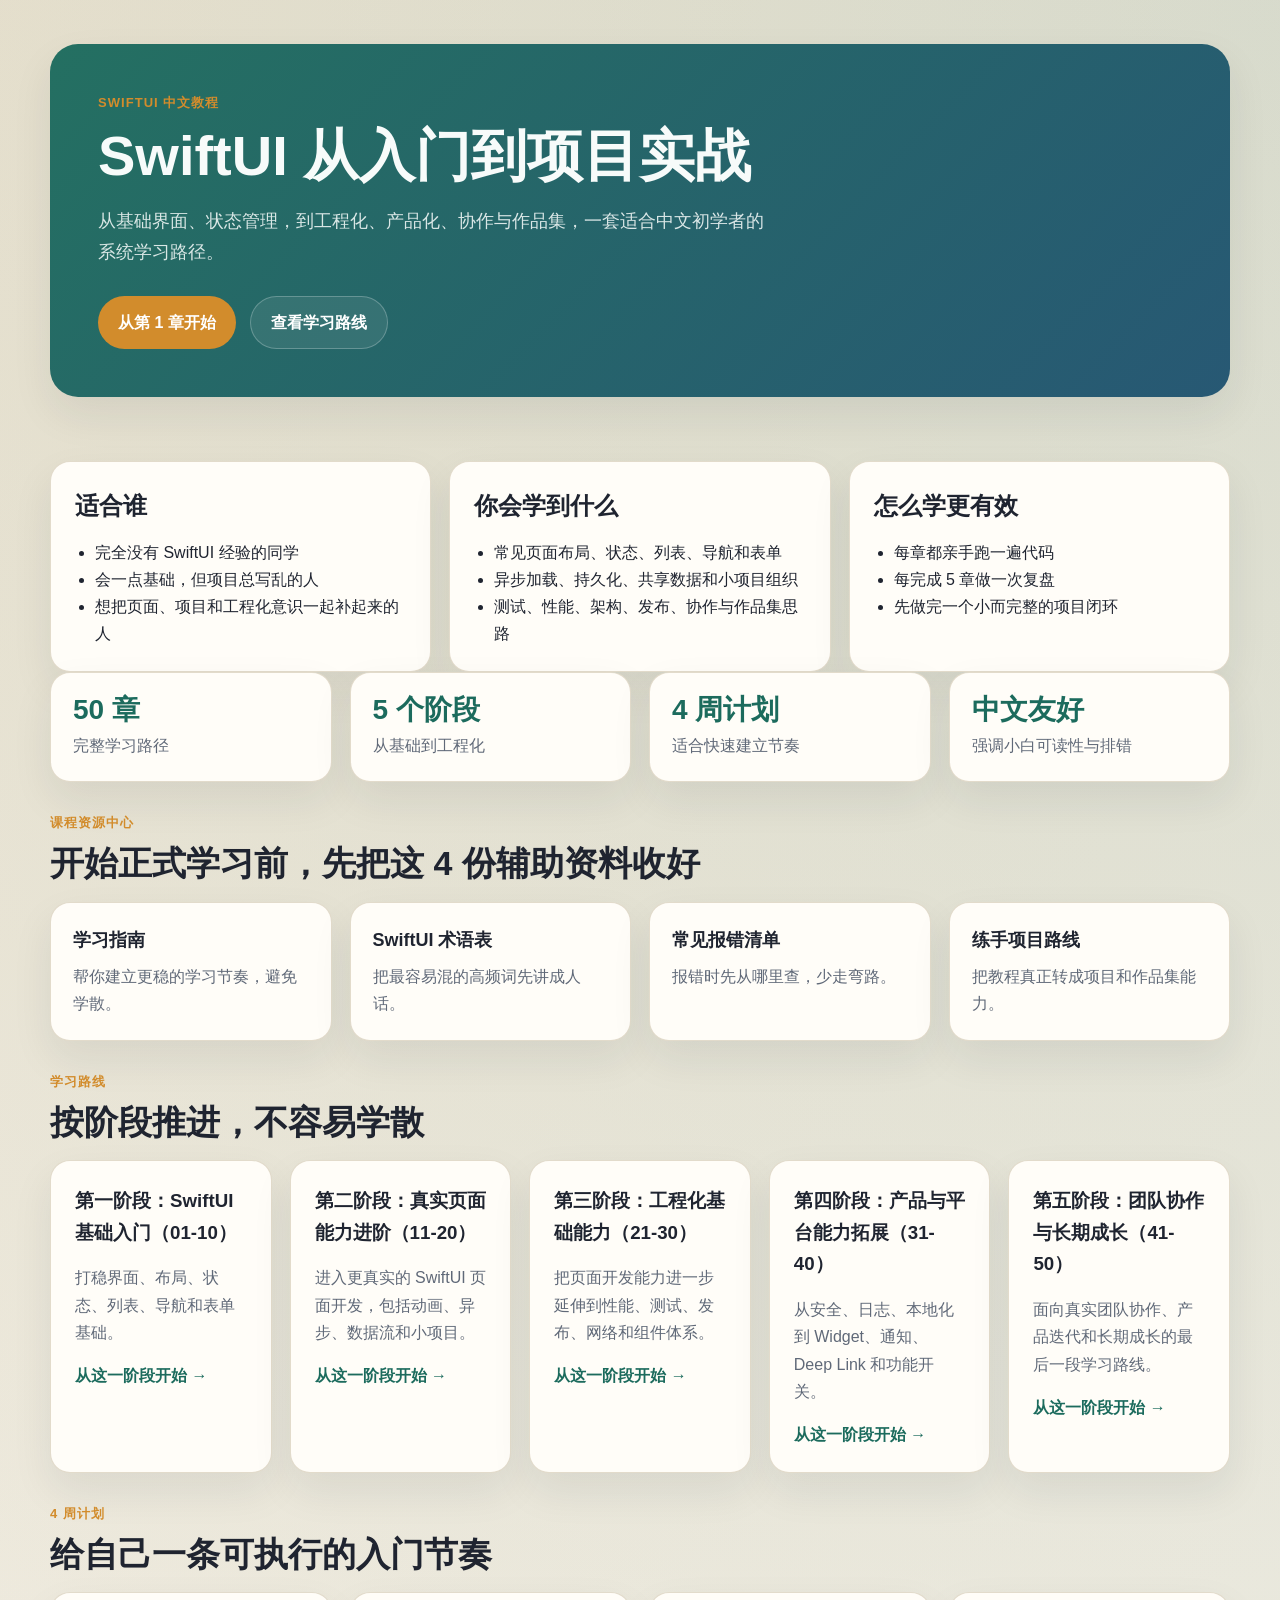
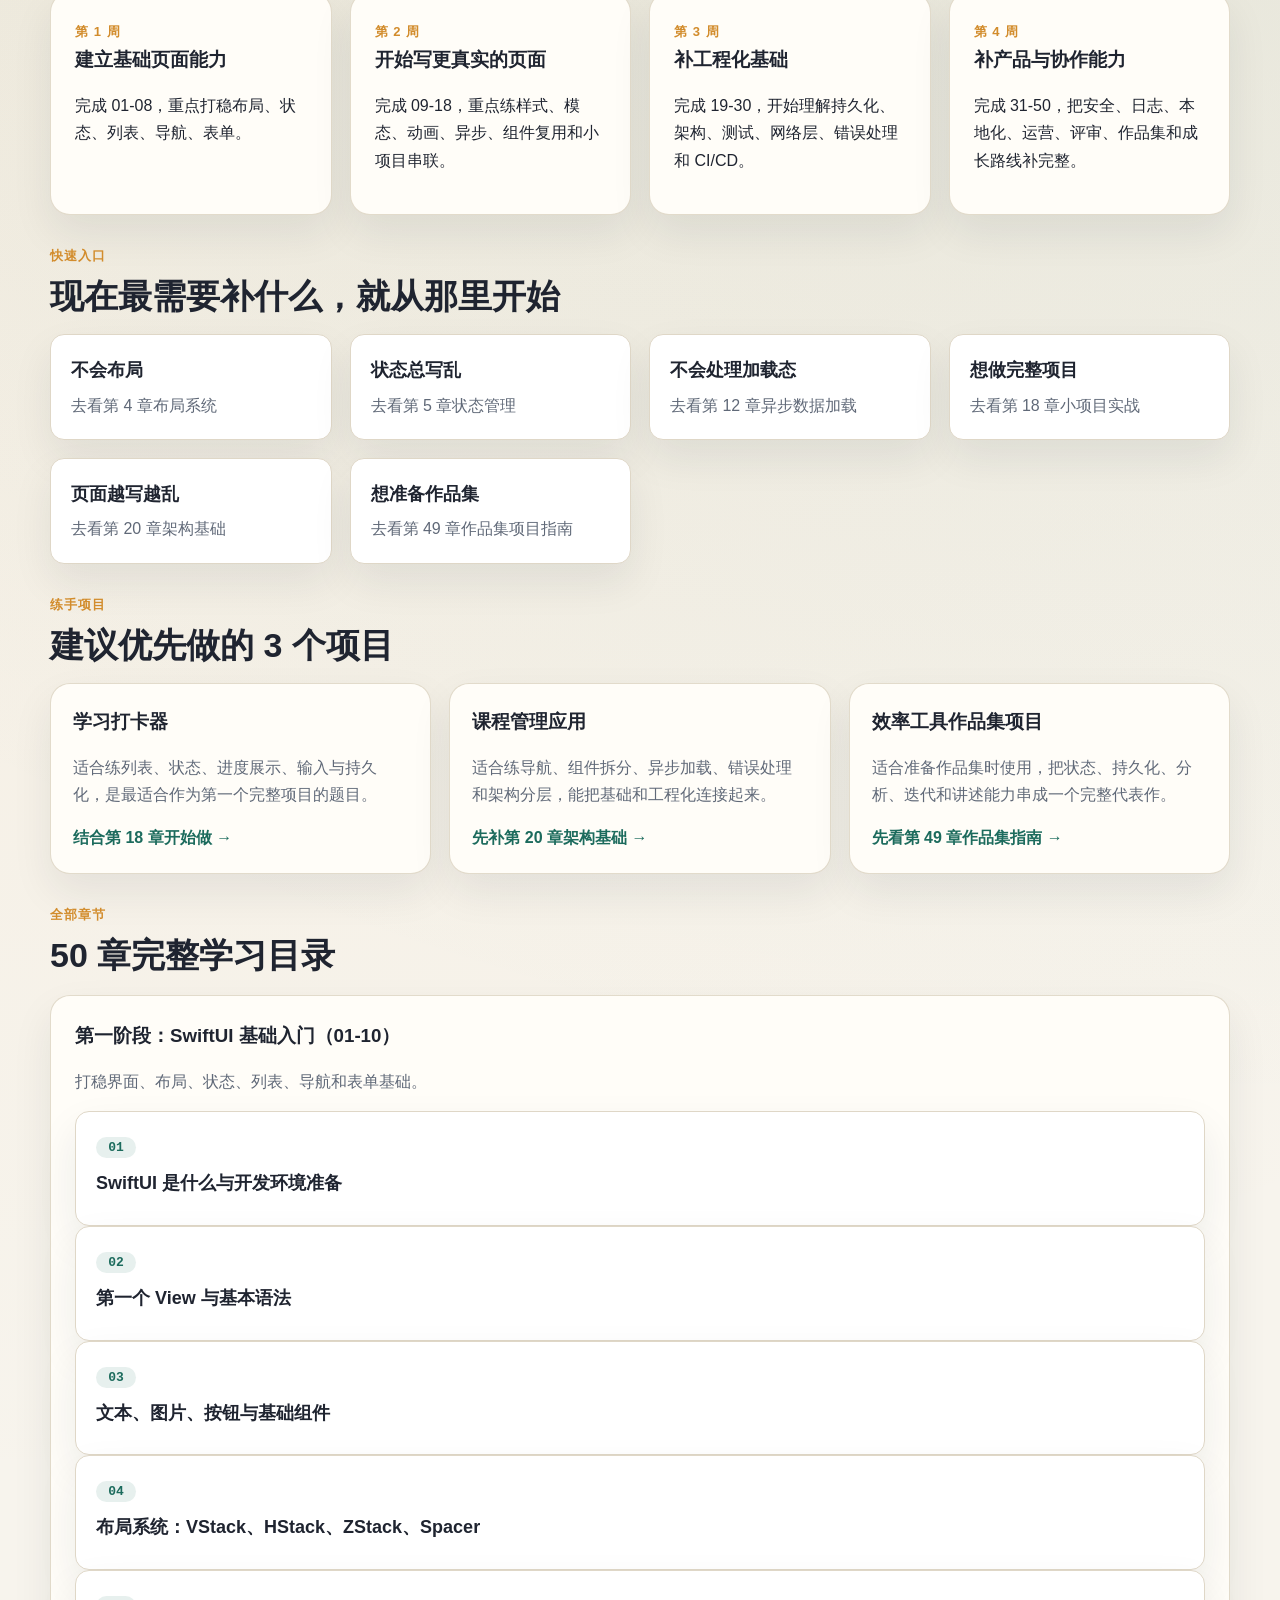
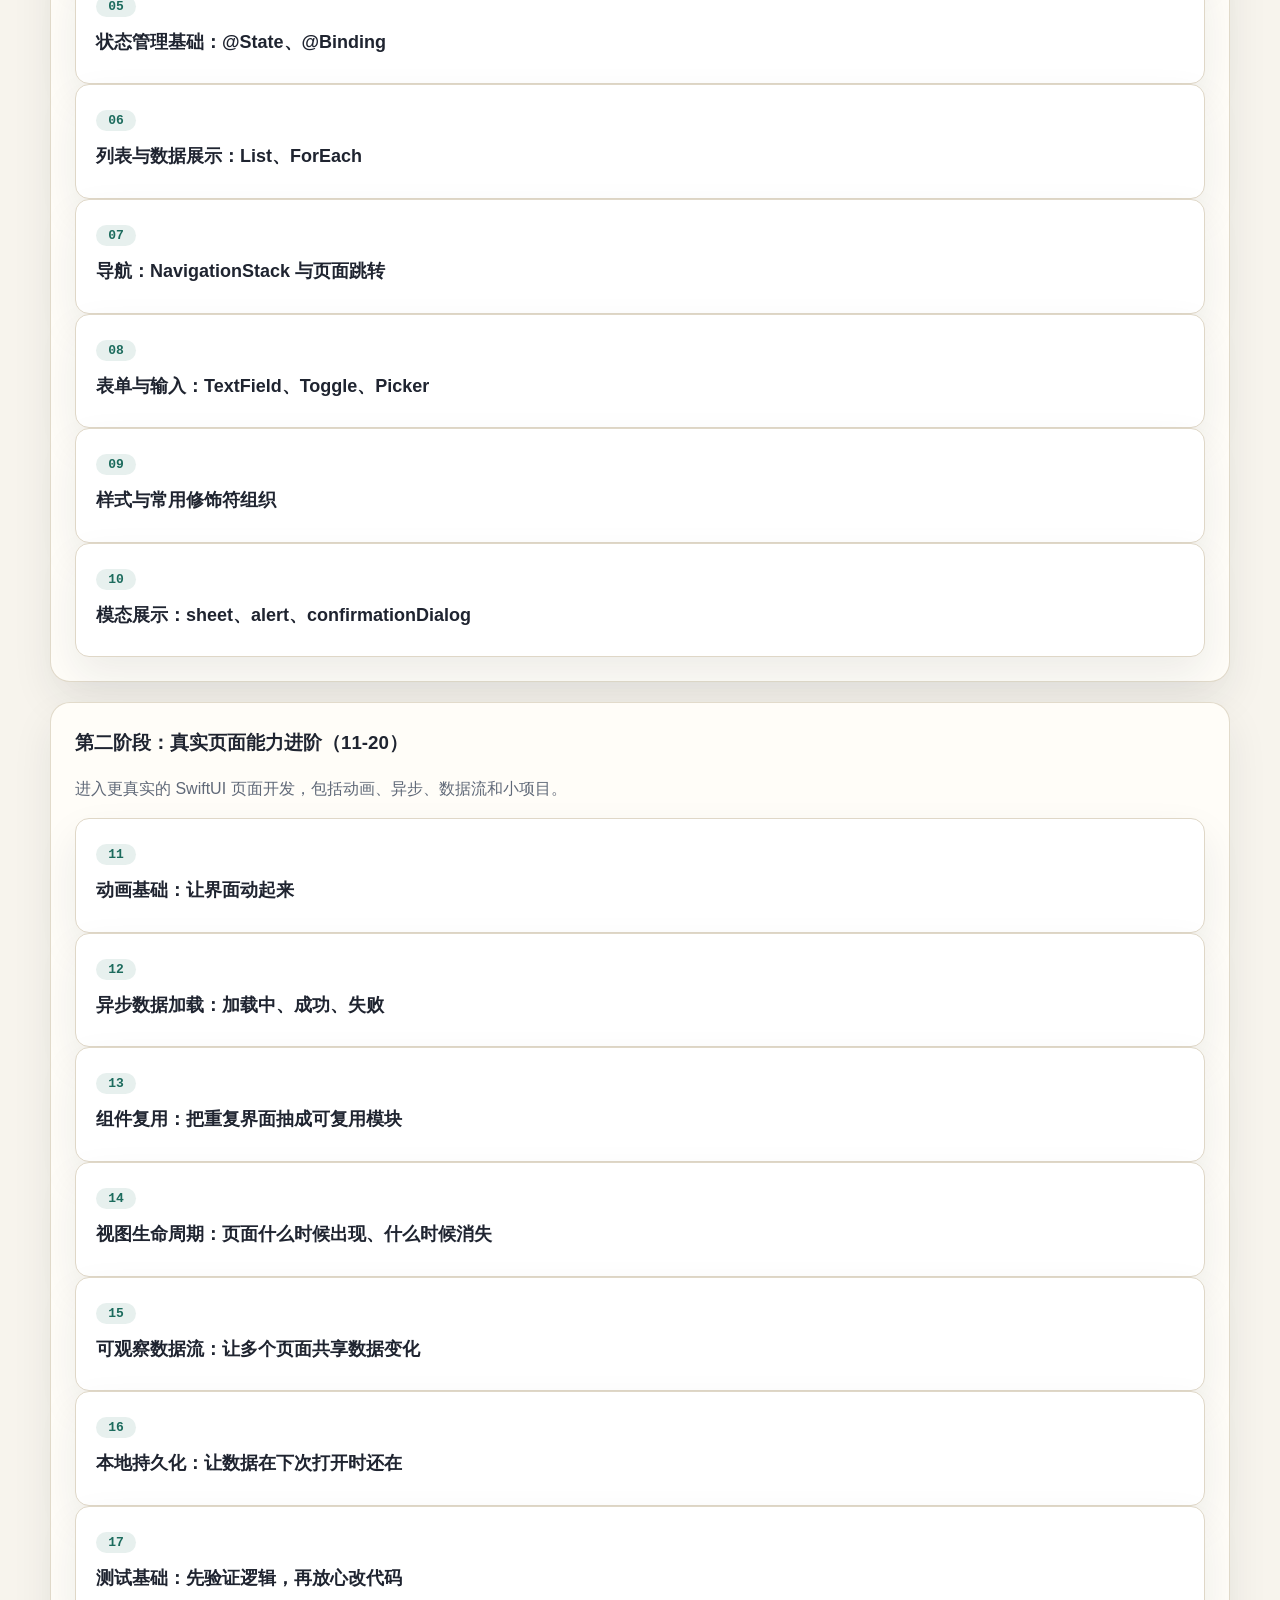
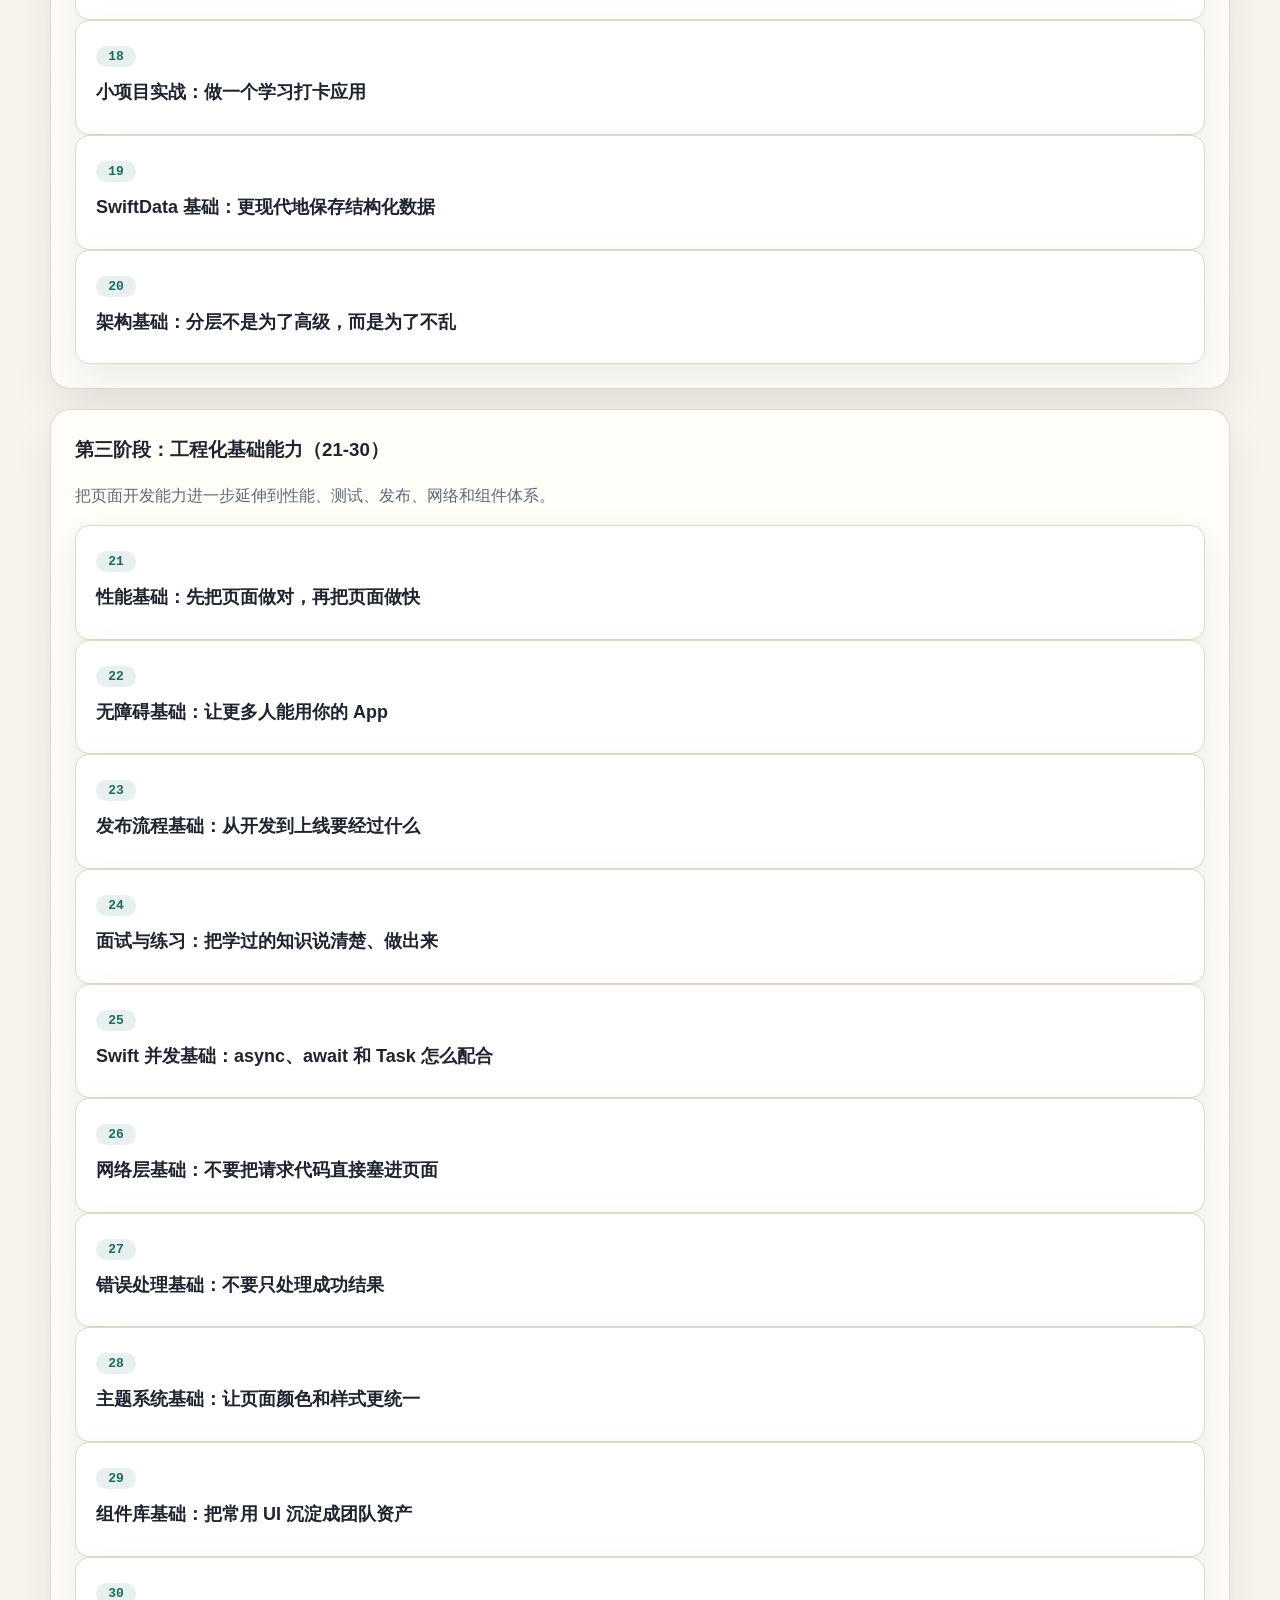
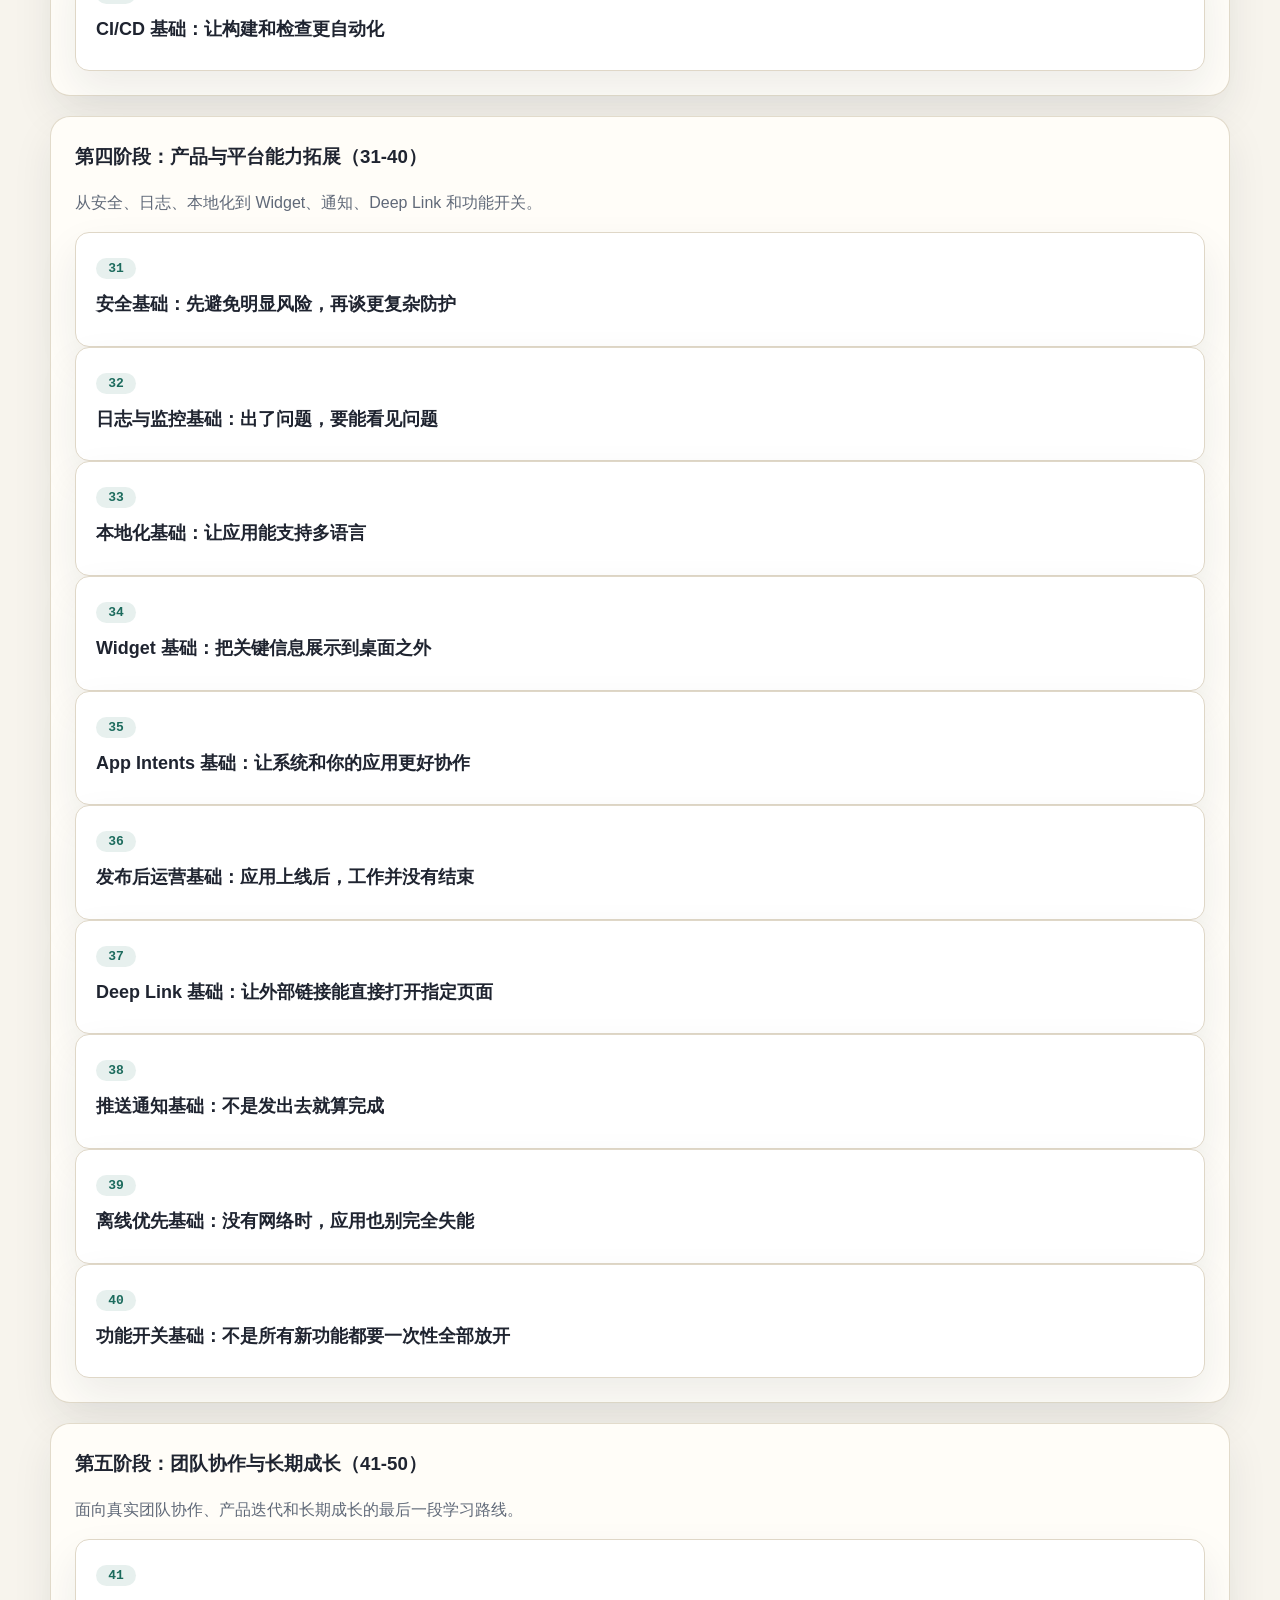
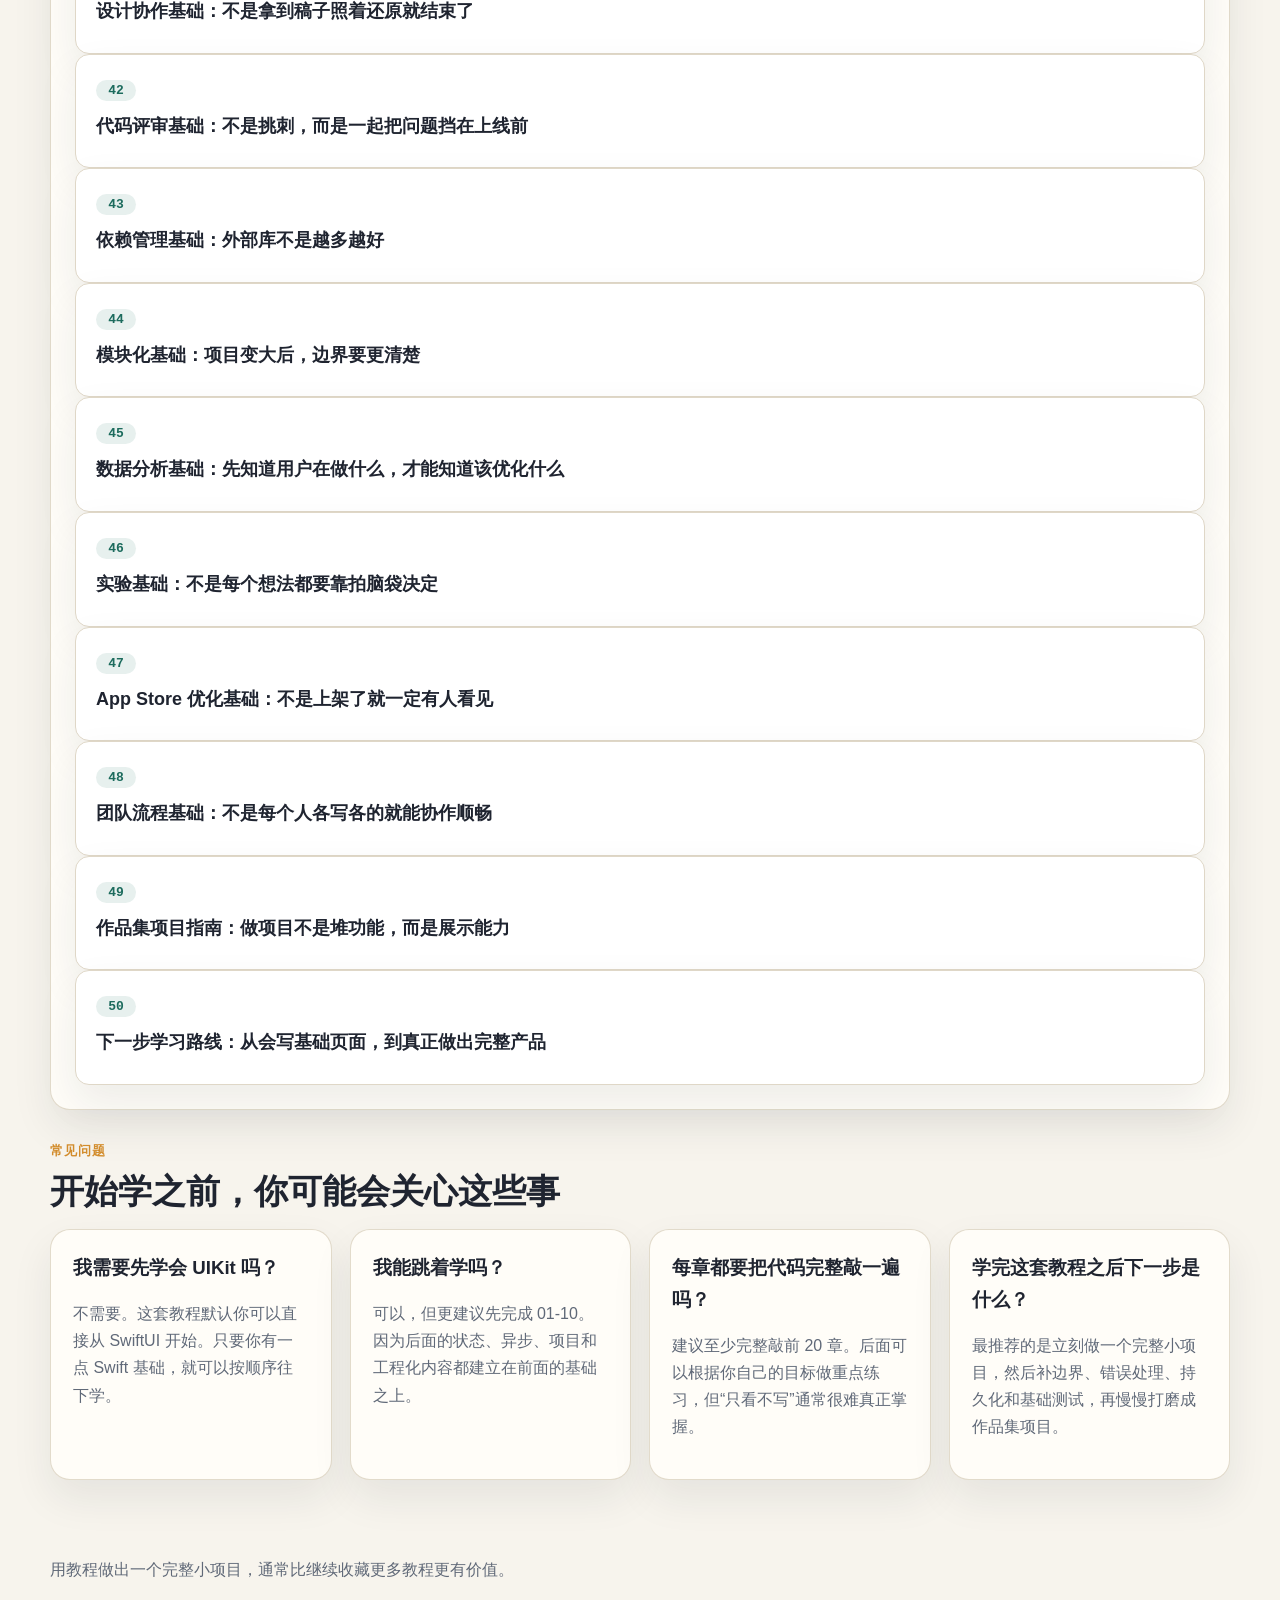
<file: index.html>
<!DOCTYPE html>
<html lang="zh-CN">
<head>
  <meta charset="UTF-8">
  <meta name="viewport" content="width=device-width, initial-scale=1.0">
  <title>SwiftUI 从入门到项目实战</title>
  <link rel="stylesheet" href="./assets/site.css">
</head>
<body class="site-home">
  <header class="hero">
    <div class="hero__inner">
      <p class="hero__eyebrow">SwiftUI 中文教程</p>
      <h1>SwiftUI 从入门到项目实战</h1>
      <p class="hero__lead">从基础界面、状态管理，到工程化、产品化、协作与作品集，一套适合中文初学者的系统学习路径。</p>
      <div class="hero__actions">
        <a class="button button--primary" href="./chapter.html?path=01-introduction/README.md">从第 1 章开始</a>
        <a class="button button--ghost" href="#tracks">查看学习路线</a>
      </div>
    </div>
  </header>

  <main class="page">
    <section class="intro">
      <div class="card-grid">
        <article class="info-card">
          <h2>适合谁</h2>
          <ul>
            <li>完全没有 SwiftUI 经验的同学</li>
            <li>会一点基础，但项目总写乱的人</li>
            <li>想把页面、项目和工程化意识一起补起来的人</li>
          </ul>
        </article>
        <article class="info-card">
          <h2>你会学到什么</h2>
          <ul>
            <li>常见页面布局、状态、列表、导航和表单</li>
            <li>异步加载、持久化、共享数据和小项目组织</li>
            <li>测试、性能、架构、发布、协作与作品集思路</li>
          </ul>
        </article>
        <article class="info-card">
          <h2>怎么学更有效</h2>
          <ul>
            <li>每章都亲手跑一遍代码</li>
            <li>每完成 5 章做一次复盘</li>
            <li>先做完一个小而完整的项目闭环</li>
          </ul>
        </article>
      </div>
    </section>

    <section class="stats-strip">
      <article class="stat-card">
        <strong>50 章</strong>
        <span>完整学习路径</span>
      </article>
      <article class="stat-card">
        <strong>5 个阶段</strong>
        <span>从基础到工程化</span>
      </article>
      <article class="stat-card">
        <strong>4 周计划</strong>
        <span>适合快速建立节奏</span>
      </article>
      <article class="stat-card">
        <strong>中文友好</strong>
        <span>强调小白可读性与排错</span>
      </article>
    </section>

    <section class="resource-center">
      <div class="section-heading">
        <p class="section-heading__eyebrow">课程资源中心</p>
        <h2>开始正式学习前，先把这 4 份辅助资料收好</h2>
      </div>
      <div class="resource-grid">
        <a class="resource-card" href="./chapter.html?path=00-learning-guide/README.md">
          <strong>学习指南</strong>
          <span>帮你建立更稳的学习节奏，避免学散。</span>
        </a>
        <a class="resource-card" href="./chapter.html?path=00-swiftui-glossary/README.md">
          <strong>SwiftUI 术语表</strong>
          <span>把最容易混的高频词先讲成人话。</span>
        </a>
        <a class="resource-card" href="./chapter.html?path=00-common-errors/README.md">
          <strong>常见报错清单</strong>
          <span>报错时先从哪里查，少走弯路。</span>
        </a>
        <a class="resource-card" href="./chapter.html?path=00-practice-roadmap/README.md">
          <strong>练手项目路线</strong>
          <span>把教程真正转成项目和作品集能力。</span>
        </a>
      </div>
    </section>

    <section class="learning-path" id="tracks">
      <div class="section-heading">
        <p class="section-heading__eyebrow">学习路线</p>
        <h2>按阶段推进，不容易学散</h2>
      </div>
      <div id="track-list" class="track-list"></div>
    </section>

    <section class="roadmap">
      <div class="section-heading">
        <p class="section-heading__eyebrow">4 周计划</p>
        <h2>给自己一条可执行的入门节奏</h2>
      </div>
      <div class="week-grid">
        <article class="week-card">
          <span class="week-card__tag">第 1 周</span>
          <h3>建立基础页面能力</h3>
          <p>完成 01-08，重点打稳布局、状态、列表、导航、表单。</p>
        </article>
        <article class="week-card">
          <span class="week-card__tag">第 2 周</span>
          <h3>开始写更真实的页面</h3>
          <p>完成 09-18，重点练样式、模态、动画、异步、组件复用和小项目串联。</p>
        </article>
        <article class="week-card">
          <span class="week-card__tag">第 3 周</span>
          <h3>补工程化基础</h3>
          <p>完成 19-30，开始理解持久化、架构、测试、网络层、错误处理和 CI/CD。</p>
        </article>
        <article class="week-card">
          <span class="week-card__tag">第 4 周</span>
          <h3>补产品与协作能力</h3>
          <p>完成 31-50，把安全、日志、本地化、运营、评审、作品集和成长路线补完整。</p>
        </article>
      </div>
    </section>

    <section class="quick-links">
      <div class="section-heading">
        <p class="section-heading__eyebrow">快速入口</p>
        <h2>现在最需要补什么，就从那里开始</h2>
      </div>
      <div class="quick-links__grid">
        <a class="quick-link" href="./chapter.html?path=04-layout/README.md">
          <strong>不会布局</strong>
          <span>去看第 4 章布局系统</span>
        </a>
        <a class="quick-link" href="./chapter.html?path=05-state/README.md">
          <strong>状态总写乱</strong>
          <span>去看第 5 章状态管理</span>
        </a>
        <a class="quick-link" href="./chapter.html?path=12-async-data/README.md">
          <strong>不会处理加载态</strong>
          <span>去看第 12 章异步数据加载</span>
        </a>
        <a class="quick-link" href="./chapter.html?path=18-mini-project/README.md">
          <strong>想做完整项目</strong>
          <span>去看第 18 章小项目实战</span>
        </a>
        <a class="quick-link" href="./chapter.html?path=20-architecture-basics/README.md">
          <strong>页面越写越乱</strong>
          <span>去看第 20 章架构基础</span>
        </a>
        <a class="quick-link" href="./chapter.html?path=49-portfolio-project-guide/README.md">
          <strong>想准备作品集</strong>
          <span>去看第 49 章作品集项目指南</span>
        </a>
      </div>
    </section>

    <section class="projects">
      <div class="section-heading">
        <p class="section-heading__eyebrow">练手项目</p>
        <h2>建议优先做的 3 个项目</h2>
      </div>
      <div class="project-grid">
        <article class="project-card">
          <h3>学习打卡器</h3>
          <p>适合练列表、状态、进度展示、输入与持久化，是最适合作为第一个完整项目的题目。</p>
          <a class="text-link" href="./chapter.html?path=18-mini-project/README.md">结合第 18 章开始做 →</a>
        </article>
        <article class="project-card">
          <h3>课程管理应用</h3>
          <p>适合练导航、组件拆分、异步加载、错误处理和架构分层，能把基础和工程化连接起来。</p>
          <a class="text-link" href="./chapter.html?path=20-architecture-basics/README.md">先补第 20 章架构基础 →</a>
        </article>
        <article class="project-card">
          <h3>效率工具作品集项目</h3>
          <p>适合准备作品集时使用，把状态、持久化、分析、迭代和讲述能力串成一个完整代表作。</p>
          <a class="text-link" href="./chapter.html?path=49-portfolio-project-guide/README.md">先看第 49 章作品集指南 →</a>
        </article>
      </div>
    </section>

    <section class="chapter-library">
      <div class="section-heading">
        <p class="section-heading__eyebrow">全部章节</p>
        <h2>50 章完整学习目录</h2>
      </div>
      <div id="chapter-groups" class="chapter-groups"></div>
    </section>

    <section class="faq">
      <div class="section-heading">
        <p class="section-heading__eyebrow">常见问题</p>
        <h2>开始学之前，你可能会关心这些事</h2>
      </div>
      <div class="faq-list">
        <article class="faq-item">
          <h3>我需要先学会 UIKit 吗？</h3>
          <p>不需要。这套教程默认你可以直接从 SwiftUI 开始。只要你有一点 Swift 基础，就可以按顺序往下学。</p>
        </article>
        <article class="faq-item">
          <h3>我能跳着学吗？</h3>
          <p>可以，但更建议先完成 01-10。因为后面的状态、异步、项目和工程化内容都建立在前面的基础之上。</p>
        </article>
        <article class="faq-item">
          <h3>每章都要把代码完整敲一遍吗？</h3>
          <p>建议至少完整敲前 20 章。后面可以根据你自己的目标做重点练习，但“只看不写”通常很难真正掌握。</p>
        </article>
        <article class="faq-item">
          <h3>学完这套教程之后下一步是什么？</h3>
          <p>最推荐的是立刻做一个完整小项目，然后补边界、错误处理、持久化和基础测试，再慢慢打磨成作品集项目。</p>
        </article>
      </div>
    </section>
  </main>

  <footer class="site-footer">
    <p>用教程做出一个完整小项目，通常比继续收藏更多教程更有价值。</p>
  </footer>

  <script src="./assets/catalog.js"></script>
  <script src="./assets/site.js"></script>
</body>
</html>
</file>
<file: assets/site.css>
:root {
  --bg: #f7f4ed;
  --surface: #fffdf8;
  --surface-strong: #ffffff;
  --text: #1f2430;
  --muted: #606978;
  --line: #dfd7c7;
  --brand: #1c6b5d;
  --brand-strong: #12493f;
  --accent: #d28c2c;
  --shadow: 0 18px 40px rgba(31, 36, 48, 0.08);
  --radius-xl: 28px;
  --radius-lg: 20px;
  --radius-md: 14px;
  --content-width: 1180px;
  --mono: "SFMono-Regular", Consolas, "Liberation Mono", Menlo, monospace;
}

* {
  box-sizing: border-box;
}

html {
  scroll-behavior: smooth;
}

body {
  margin: 0;
  color: var(--text);
  background:
    radial-gradient(circle at top left, rgba(210, 140, 44, 0.12), transparent 32%),
    radial-gradient(circle at top right, rgba(28, 107, 93, 0.14), transparent 28%),
    var(--bg);
  font: 16px/1.7 "PingFang SC", "Hiragino Sans GB", "Microsoft YaHei", sans-serif;
}

a {
  color: inherit;
  text-decoration: none;
}

.hero,
.page,
.chapter-header,
.chapter-layout,
.site-footer {
  width: min(calc(100% - 32px), var(--content-width));
  margin: 0 auto;
}

.hero {
  padding: 44px 0 24px;
}

.hero__inner {
  padding: 48px;
  border-radius: var(--radius-xl);
  background:
    linear-gradient(135deg, rgba(28, 107, 93, 0.96), rgba(24, 77, 108, 0.92));
  color: #f7fbfa;
  box-shadow: var(--shadow);
}

.hero__eyebrow,
.section-heading__eyebrow,
.week-card__tag,
.chapter-meta {
  margin: 0 0 10px;
  color: var(--accent);
  font-size: 13px;
  font-weight: 700;
  letter-spacing: 0.08em;
  text-transform: uppercase;
}

.hero h1,
.section-heading h2,
.chapter-header h1 {
  margin: 0;
  line-height: 1.15;
}

.hero h1 {
  font-size: clamp(32px, 6vw, 56px);
  max-width: 760px;
}

.hero__lead {
  max-width: 680px;
  margin: 18px 0 0;
  color: rgba(247, 251, 250, 0.86);
  font-size: 18px;
}

.hero__actions {
  display: flex;
  flex-wrap: wrap;
  gap: 14px;
  margin-top: 28px;
}

.button {
  display: inline-flex;
  align-items: center;
  justify-content: center;
  padding: 12px 20px;
  border-radius: 999px;
  font-weight: 700;
  transition: transform 0.2s ease, opacity 0.2s ease;
}

.button:hover,
.text-link:hover,
.quick-link:hover,
.chapter-card:hover,
.chapter-nav__item:hover {
  transform: translateY(-1px);
}

.button--primary {
  color: #fff;
  background: var(--accent);
}

.button--ghost {
  color: #fff;
  border: 1px solid rgba(255, 255, 255, 0.24);
  background: rgba(255, 255, 255, 0.08);
}

.page {
  padding: 10px 0 48px;
}

.section-heading {
  margin-bottom: 18px;
}

.section-heading h2 {
  font-size: clamp(24px, 3vw, 34px);
}

.card-grid,
.track-list,
.week-grid,
.quick-links__grid,
.project-grid,
.faq-list,
.stats-strip,
.resource-grid {
  display: grid;
  gap: 18px;
}

.card-grid,
.track-list,
.week-grid,
.stats-strip,
.resource-grid {
  grid-template-columns: repeat(auto-fit, minmax(220px, 1fr));
}

.info-card,
.track-card,
.week-card,
.chapter-group,
.sidebar-card,
.markdown-shell {
  background: var(--surface);
  border: 1px solid rgba(223, 215, 199, 0.9);
  border-radius: var(--radius-lg);
  box-shadow: var(--shadow);
}

.intro,
.learning-path,
.roadmap,
.quick-links,
.projects,
.faq,
.resource-center,
.chapter-library {
  margin-top: 30px;
}

.info-card,
.track-card,
.week-card,
.sidebar-card {
  padding: 24px;
}

.info-card h2,
.track-card h3,
.week-card h3,
.chapter-group h3,
.sidebar-card h2 {
  margin: 0 0 10px;
}

.info-card ul,
.markdown-body ul {
  margin: 12px 0 0;
  padding-left: 20px;
}

.text-link {
  color: var(--brand);
  font-weight: 700;
}

.quick-links__grid,
.chapter-card-list {
  grid-template-columns: repeat(auto-fit, minmax(250px, 1fr));
}

.project-grid,
.faq-list {
  grid-template-columns: repeat(auto-fit, minmax(280px, 1fr));
}

.stat-card,
.project-card,
.faq-item,
.resource-card {
  padding: 22px;
  border-radius: var(--radius-lg);
  background: var(--surface);
  border: 1px solid rgba(223, 215, 199, 0.9);
  box-shadow: var(--shadow);
}

.stat-card strong {
  display: block;
  margin-bottom: 6px;
  color: var(--brand);
  font-size: 28px;
  line-height: 1.1;
}

.stat-card span,
.project-card p,
.faq-item p,
.resource-card span {
  color: var(--muted);
}

.project-card h3,
.faq-item h3 {
  margin: 0 0 10px;
}

.resource-card strong {
  display: block;
  margin-bottom: 8px;
  font-size: 18px;
}

.quick-link,
.chapter-card {
  display: block;
  padding: 20px;
  border-radius: var(--radius-md);
  background: var(--surface-strong);
  border: 1px solid var(--line);
  box-shadow: var(--shadow);
  transition: transform 0.2s ease, border-color 0.2s ease;
}

.quick-link strong,
.chapter-card strong {
  display: block;
  margin-bottom: 6px;
  font-size: 18px;
}

.quick-link span,
.track-card p,
.chapter-group__heading p {
  color: var(--muted);
}

.chapter-group {
  padding: 24px;
  margin-top: 20px;
}

.chapter-group__heading {
  margin-bottom: 16px;
}

.chapter-card__number {
  display: inline-flex;
  align-items: center;
  justify-content: center;
  min-width: 40px;
  margin-bottom: 10px;
  padding: 4px 10px;
  border-radius: 999px;
  background: rgba(28, 107, 93, 0.1);
  color: var(--brand);
  font: 700 13px/1 var(--mono);
}

.site-footer {
  padding: 12px 0 42px;
  color: var(--muted);
}

.chapter-header {
  display: grid;
  gap: 12px;
  padding: 32px 0 18px;
}

.back-link {
  color: var(--brand);
  font-weight: 700;
}

.chapter-layout {
  display: grid;
  grid-template-columns: 280px minmax(0, 1fr);
  gap: 24px;
  padding-bottom: 42px;
}

.chapter-sidebar {
  position: sticky;
  top: 20px;
  align-self: start;
}

.chapter-nav {
  display: grid;
  gap: 8px;
  max-height: calc(100vh - 140px);
  overflow: auto;
}

.chapter-nav__item {
  padding: 10px 12px;
  border-radius: 12px;
  color: var(--muted);
  transition: background 0.2s ease, color 0.2s ease, transform 0.2s ease;
}

.chapter-nav__item.is-active {
  color: #fff;
  background: var(--brand);
}

.markdown-shell {
  padding: 28px;
}

.chapter-pagination {
  display: grid;
  grid-template-columns: repeat(auto-fit, minmax(220px, 1fr));
  gap: 16px;
  margin-top: 26px;
}

.pagination-card {
  display: block;
  padding: 18px;
  border-radius: 16px;
  background: var(--surface-strong);
  border: 1px solid var(--line);
  box-shadow: var(--shadow);
}

.pagination-card span {
  display: block;
  margin-bottom: 6px;
  color: var(--muted);
  font-size: 13px;
  font-weight: 700;
  letter-spacing: 0.06em;
  text-transform: uppercase;
}

.pagination-card strong {
  line-height: 1.45;
}

.markdown-body h1,
.markdown-body h2,
.markdown-body h3,
.markdown-body h4 {
  line-height: 1.3;
  margin-top: 1.6em;
  margin-bottom: 0.6em;
}

.markdown-body h1:first-child,
.markdown-body h2:first-child,
.markdown-body h3:first-child {
  margin-top: 0;
}

.markdown-body p,
.markdown-body li {
  color: #2d3442;
}

.markdown-body code {
  padding: 0.16em 0.4em;
  border-radius: 8px;
  background: rgba(28, 107, 93, 0.08);
  font: 0.95em var(--mono);
}

.markdown-body pre {
  overflow: auto;
  padding: 18px;
  border-radius: 16px;
  background: #18202b;
  color: #eef4f7;
}

.markdown-body pre code {
  padding: 0;
  background: transparent;
  color: inherit;
}

.markdown-body blockquote {
  margin: 1.2em 0;
  padding: 0.8em 1em;
  border-left: 4px solid var(--accent);
  background: rgba(210, 140, 44, 0.08);
  color: var(--muted);
}

@media (max-width: 960px) {
  .chapter-layout {
    grid-template-columns: 1fr;
  }

  .chapter-sidebar {
    position: static;
  }

  .chapter-nav {
    max-height: none;
  }
}

@media (max-width: 720px) {
  .hero__inner,
  .markdown-shell,
  .chapter-group,
  .info-card,
  .track-card,
  .week-card,
  .sidebar-card {
    padding: 20px;
  }

  .hero h1 {
    font-size: 34px;
  }

  .hero__lead {
    font-size: 16px;
  }
}
</file>
